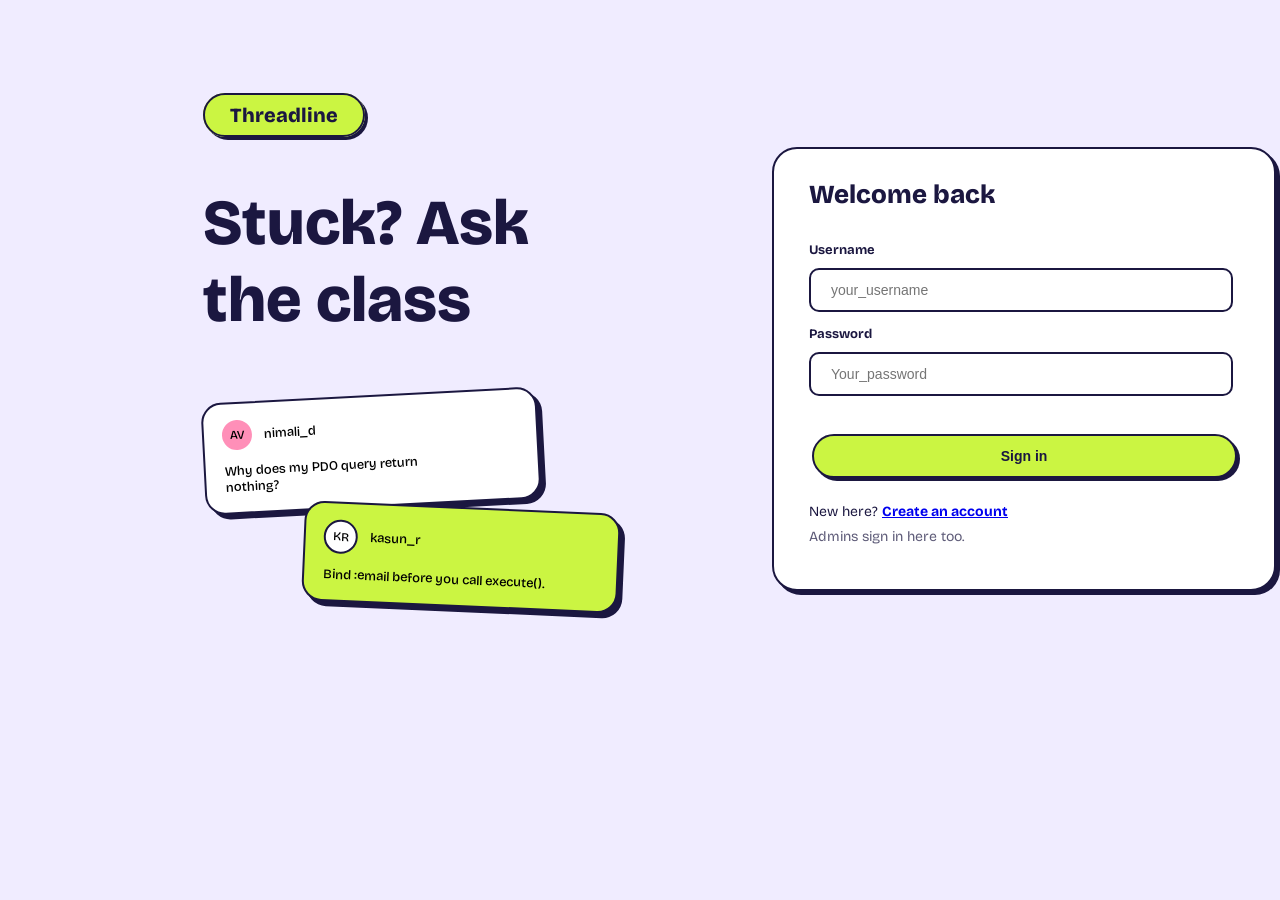
<file: index.html>
<!DOCTYPE html>
<html lang="en">

<head>
    <meta charset="UTF-8">
    <meta name="viewport" content="width=device-width, initial-scale=1.0">
    <title>Threadline Login</title>

    <link href="https://fonts.googleapis.com/css2?family=Bricolage+Grotesque:wght@200..800&display=swap"
        rel="stylesheet">

    <link rel="stylesheet" type="text/css" href="/assets/CSS/index.css">
</head>

<body>
    <section id="login-section">
        <table id="table-main">
            <tr>
                <td colspan="2">
                    <div id="threadline-logo">
                        Threadline
                    </div>
                </td>
            </tr>
            <tr>
                <td>
                    <h2 id="headline">Stuck? Ask <br>
                        the class</h2>
                </td>
                <td rowspan="2" id="form-line">
                    <form action="">
                        <div class="login-container">
                            <table id="table-form">
                                <tr>
                                    <td id="form-title-td"><h3 id="form-title">Welcome back</h3></td>
                                </tr>
                                <tr>
                                    <td class="field-name">Username</td>
                                </tr>
                                <tr>
                                    <td class="input-field-td"><input type="text" name="txt-username" placeholder="your_username" class="input-field"></td>
                                </tr>
                                <tr>
                                    <td class="field-name">Password</td>
                                </tr>
                                <tr>
                                    <td class="input-field-td"><input type="password" name="txt-password" placeholder="Your_password" class="input-field"></td>
                                </tr>
                                <tr>
                                    <td align="center" class="error-line"></td>
                                </tr>
                                <tr>
                                    <td align="center" id="btn-row"><input type="submit" value="Sign in" id="btn-signIn"></td>
                                </tr>
                                <tr>
                                    <td id="link-line">New here? <a href="/sign-in-page.html">Create an account</a></td>
                                </tr>
                                <tr>
                                    <td id="admin-line">Admins sign in here too.</td>
                                </tr>
                            </table>
                        </div>
                    </form>
                </td>
            </tr>
            <tr>
                <td>
                    <div id="quiz-container">
                        <div id="qcard1" class="qcard">
                            <table class="qtable">
                                <tr>
                                    <td class="avatar-line">
                                        <div class="avatar" id="q-avatar">AV</div>
                                    </td>
                                    <td class="user-line">nimali_d</td>
                                </tr>
                                <tr>
                                    <td colspan="2">Why does my PDO query return <br>
                                        nothing?</td>
                                </tr>
                            </table>
                        </div>
                        <div id="qcard2" class="qcard">
                            <table class="qtable">
                                <tr>
                                    <td class="avatar-line">
                                        <div class="avatar"  id="a-avatar">KR</div>
                                    </td>
                                    <td class="user-line">kasun_r</td>
                                </tr>
                                <tr>
                                    <td colspan="2">Bind :email before you call execute().</td>
                                </tr>
                            </table>
                        </div>
                    </div>
                </td>
            </tr>
        </table>
    </section>
</body>

</html>
</file>
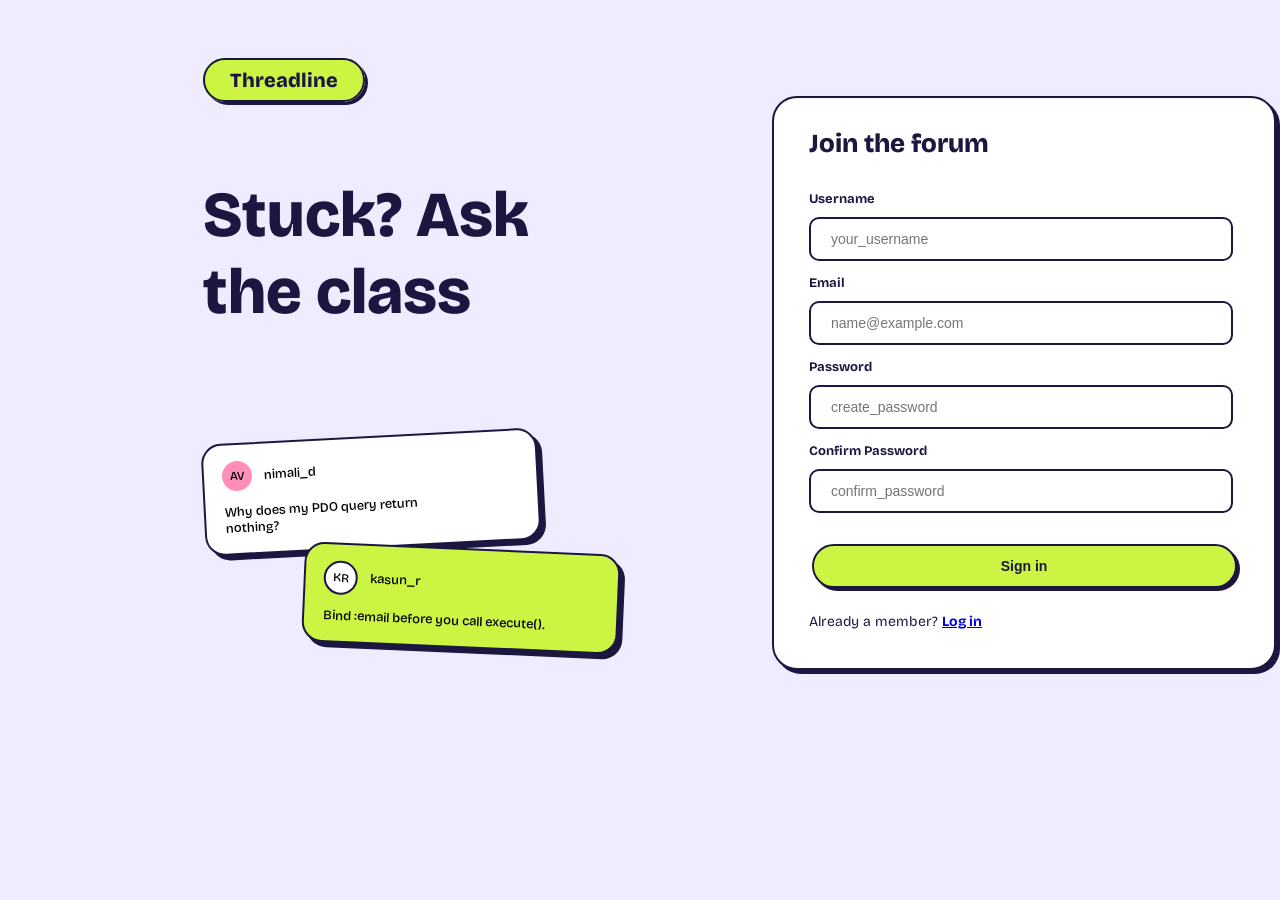
<file: sign-in-page.html>
<!DOCTYPE html>
<html lang="en">

<head>
    <meta charset="UTF-8">
    <meta name="viewport" content="width=device-width, initial-scale=1.0">
    <title>Welcome to Threadline</title>

    <link href="https://fonts.googleapis.com/css2?family=Bricolage+Grotesque:wght@200..800&display=swap"
        rel="stylesheet">

    <link rel="stylesheet" type="text/css" href="/assets/CSS/index.css">
</head>

<body>
    <section id="login-section">
        <table id="signin-table-main">
            <tr>
                <td colspan="2">
                    <div id="threadline-logo">
                        Threadline
                    </div>
                </td>
            </tr>
            <tr>
                <td>
                    <h2 id="headline">Stuck? Ask <br>
                        the class</h2>
                </td>
                <td rowspan="2" id="form-line">
                    <form action="">
                        <div class="login-container" id="signin-container">
                            <table id="table-form">
                                <tr>
                                    <td id="form-title-td"><h3 id="form-title">Join the forum</h3></td>
                                </tr>
                                <tr>
                                    <td class="field-name">Username</td>
                                </tr>
                                <tr>
                                    <td class="input-field-td"><input type="text" name="txt-username" placeholder="your_username" class="input-field"></td>
                                </tr>
                                <tr>
                                    <td class="field-name">Email</td>
                                </tr>
                                <tr>
                                    <td class="input-field-td"><input type="text" name="txt-email" placeholder="name@example.com" class="input-field"></td>
                                </tr>
                                <tr>
                                    <td class="field-name">Password</td>
                                </tr>
                                <tr>
                                    <td class="input-field-td"><input type="password" name="txt-password" placeholder="create_password" class="input-field"></td>
                                </tr>
                                <tr>
                                    <td class="field-name">Confirm Password</td>
                                </tr>
                                <tr>
                                    <td class="input-field-td"><input type="text" name="txt-confirm-password" placeholder="confirm_password" class="input-field"></td>
                                </tr>
                                <tr>
                                    <td align="center" class="error-line" id="signin-error"></td>
                                </tr>
                                <tr>
                                    <td align="center" id="btn-row"><input type="submit" value="Sign in" id="btn-signIn"></td>
                                </tr>
                                <tr>
                                    <td id="link-line">Already a member? <a href="/index.html">Log in</a></td>
                                </tr>
                            </table>
                        </div>
                    </form>
                </td>
            </tr>
            <tr>
                <td>
                    <div id="quiz-container">
                        <div id="qcard1" class="qcard">
                            <table class="qtable">
                                <tr>
                                    <td class="avatar-line">
                                        <div class="avatar" id="q-avatar">AV</div>
                                    </td>
                                    <td class="user-line">nimali_d</td>
                                </tr>
                                <tr>
                                    <td colspan="2">Why does my PDO query return <br>
                                        nothing?</td>
                                </tr>
                            </table>
                        </div>
                        <div id="qcard2" class="qcard">
                            <table class="qtable">
                                <tr>
                                    <td class="avatar-line">
                                        <div class="avatar"  id="a-avatar">KR</div>
                                    </td>
                                    <td class="user-line">kasun_r</td>
                                </tr>
                                <tr>
                                    <td colspan="2">Bind :email before you call execute().</td>
                                </tr>
                            </table>
                        </div>
                    </div>
                </td>
            </tr>
        </table>
    </section>
</body>

</html>
</file>
<file: assets/CSS/index.css>
#threadline-logo {
    background-color: #CBF542;
    font-family: 'Bricolage Grotesque';
    font-weight: 800;
    font-size: 20px;
    color: #1B1740;
    display: inline;
    border: 2px #1B1740 solid;
    border-radius: 99px;
    padding: 8px 25px 8px 25px;
    box-shadow: 3px 3px 0px #1B1740;
}

#headline {
    font-family: 'Bricolage Grotesque';
    font-weight: 800;
    font-size: 64px;
    color: #1B1740;
}

.qcard {
    border: 2px #1B1740 solid;
    border-radius: 20px;
    box-shadow: 5px 5px 0px #1B1740;
    padding: 14px 16px 14px 16px;
    font-family: 'Bricolage Grotesque';
    font-weight: 500;
    font-size: 13px;
}

#qcard1 {
    background-color: #FFFFFF;
    transform: rotate(-3deg);
    width: 300px;
}

#qcard2 {
    background-color: #CBF542;
    transform: rotate(2.5deg);
    margin-left: 100px;
    width: 280px;
}

.qtable{
    border-collapse: separate;
}

.avatar {
    height: 30px;
    width: 30px;
    border-radius: 50%;
    display: grid;
    place-items: center;
    font-family: 'Bricolage Grotesque';
    font-weight: 500;
    font-size: 12px;
}

#q-avatar {
    background-color: #FF8FB8;
}

#a-avatar {
    background-color: #FFFFFF;
    border: 2px #1B1740 solid;
}

.login-container {
    background-color: #FFFFFF;
    border: 2px #1B1740 solid;
    border-radius: 25px;
    box-shadow: 4px 4px 0px #1B1740;
    padding: 30px 35px 30px 35px;
    width: 430px;
    height: 380px;
    font-family: 'Bricolage Grotesque';
}

#signin-container{
    height: 510px;
}

#form-title {
    font-weight: 800;
    font-size: 26px;
    color: #1B1740;
    margin: 0;
}

.field-name {
    font-weight: 700;
    font-size: 13px;
    color: #1B1740;
    padding: 14px 0px 0px 0px;
}

.input-field {
    border: 2px #1B1740 solid;
    border-radius: 10px;
    height: 30px;
    width: 380px;
    padding: 5px 20px 5px 20px;
    font-weight: 400;
    font-size: 14px;
    color: #1B1740;
}

.input-field-td{
    padding: 10px 0px 0px 0px;
}

.error-line{
    padding: 25px 0px 3px 0px;
    color: #B42318;
    font-size: 13px;
}

#signin-error{
    padding: 18px 0px 3px 0px;
}

#btn-signIn {
    border: 2px #1B1740 solid;
    font-weight: 700;
    font-size: 14px;
    color: #1B1740;
    border-radius: 99px;
    background-color: #CBF542;
    box-shadow: 3px 3px 0px #1B1740;
    padding: 12px 0px 12px 0px;
    width: 425px;
}

#btn-row{
    padding: 10px 0px 0px 0px;
}

#link-line {
    font-size: 14px;
    font-weight: 390;
    color: #1B1740;
    padding: 25px 0px 0px 0px;
}

#link-line a {
    font-weight: bold;
}

#admin-line {
    font-size: 14px;
    color: #1B1740;
    opacity: 70%;
    padding: 8px 0px 0px 0px;
}

#table-form {
    border-collapse: collapse;
    width: 100%;
}

#form-title-td {
    padding: 0px 0px 18px 0px;
}

#input-td{
    padding: 0px 0px;
}

.avatar-line{
    width: 1%;
    padding: 0px 10px 10px 0px;
}

.user-line{
    padding: 0px 0px 10px 0px;
}

#table-main{
    padding: 100px 0px 0px 200px;
}

#signin-table-main{
    padding: 65px 0px 0px 200px;
}

#form-line{
    padding-left: 150px;
}

body {
    margin: 0px;
    background-color: #F0ECFF;
}
</file>
